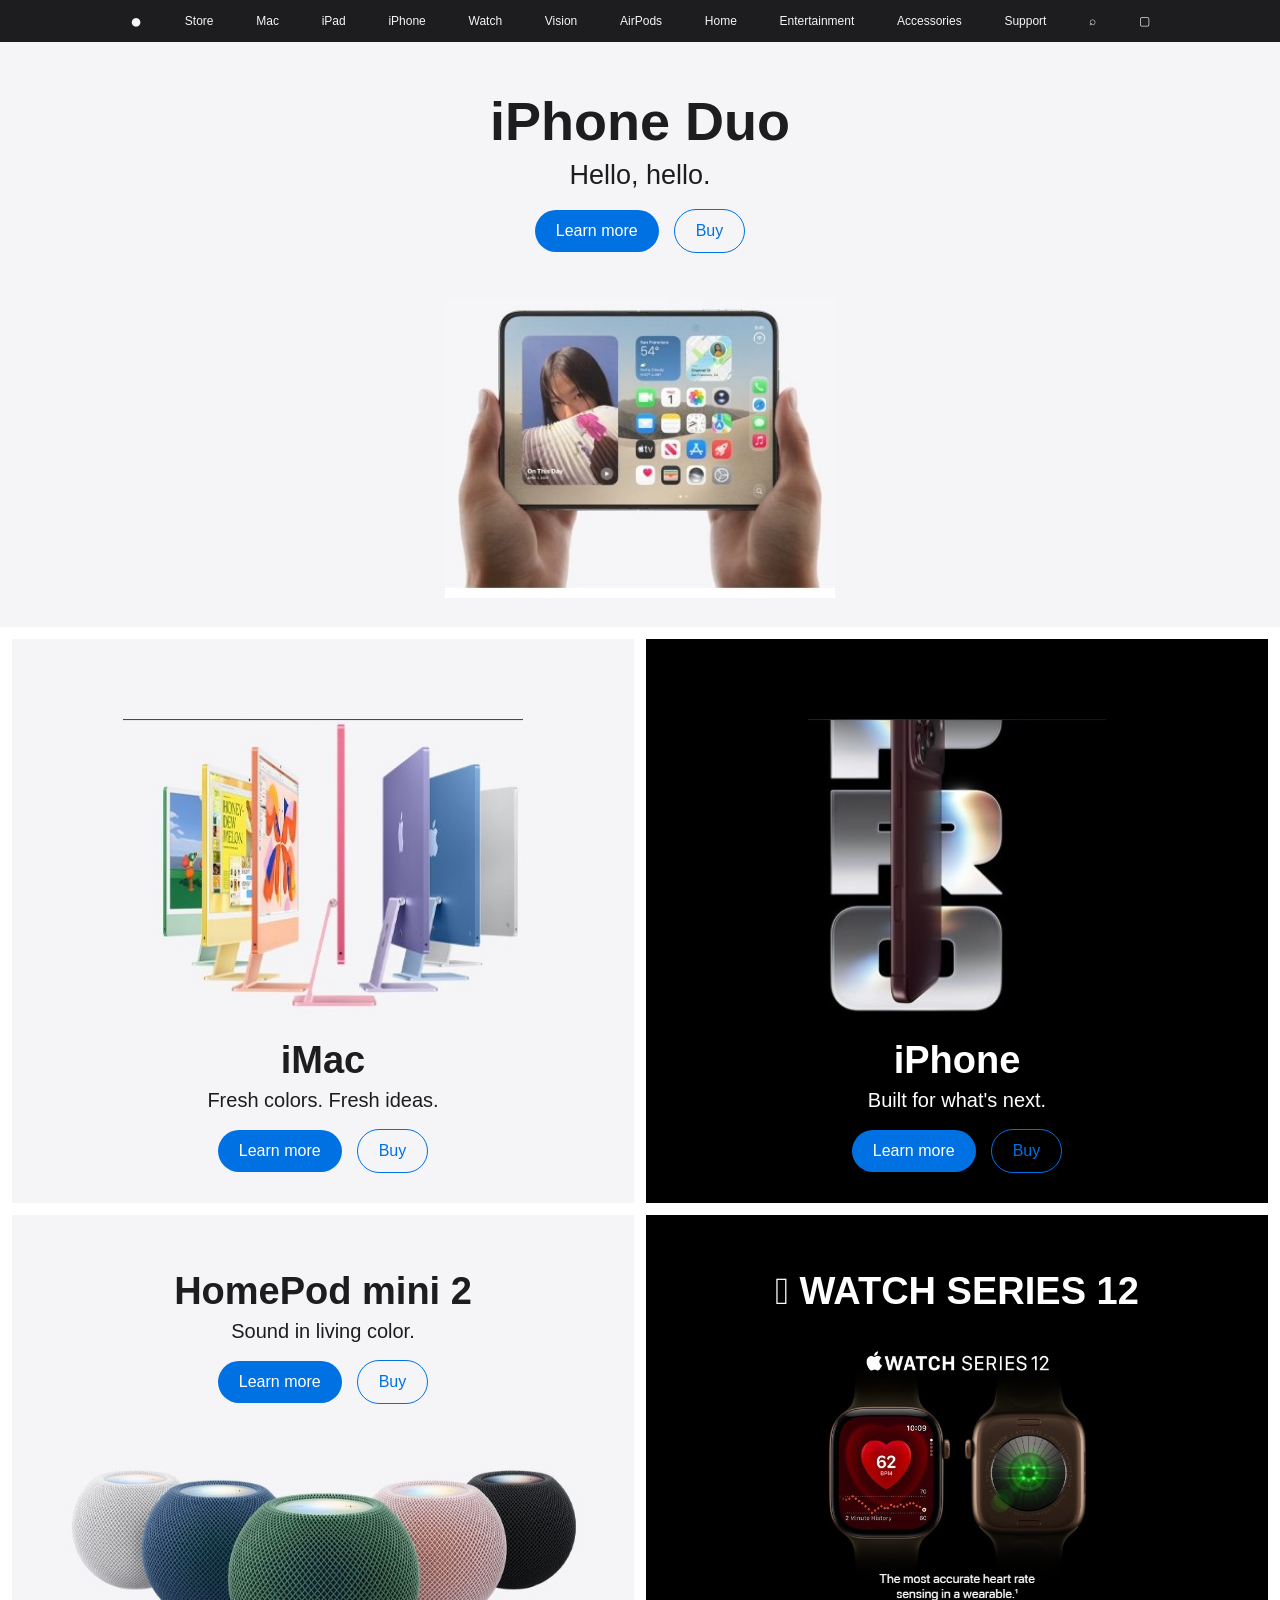
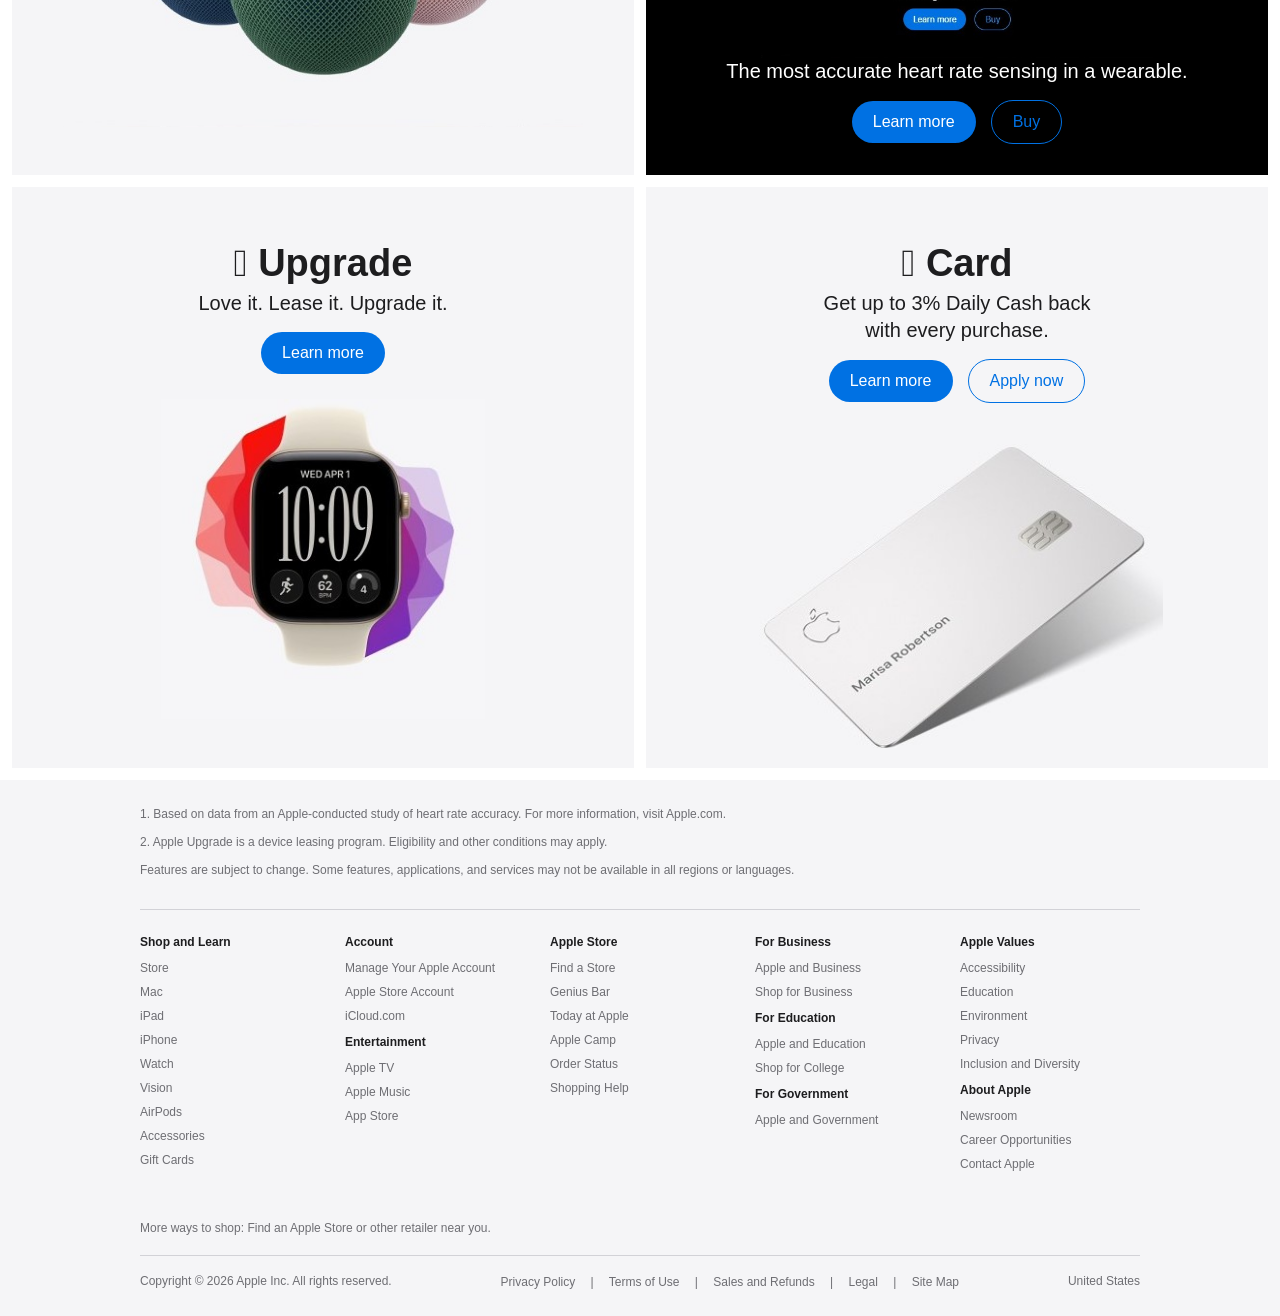
<file: apple website/index.html>
<!DOCTYPE html>
<html lang="en">
<head>
    <meta charset="UTF-8">
    <meta name="viewport" content="width=device-width, initial-scale=1.0">
    <title>Apple - Homepage Practice</title>
    <link rel="stylesheet" href="style.css">
</head>
<body>

    <!-- Top navigation bar -->
    <header class="navbar">
        <div class="nav-content">
            <a class="apple-logo" href="#">●</a>
            <a href="#">Store</a>
            <a href="#">Mac</a>
            <a href="#">iPad</a>
            <a href="#">iPhone</a>
            <a href="#">Watch</a>
            <a href="#">Vision</a>
            <a href="#">AirPods</a>
            <a href="#">Home</a>
            <a href="#">Entertainment</a>
            <a href="#">Accessories</a>
            <a href="#">Support</a>
            <a href="#">⌕</a>
            <a href="#">▢</a>
        </div>
    </header>

    <!-- Main iPhone section -->
    <section class="hero">
        <h1>iPhone Duo</h1>
        <p>Hello, hello.</p>
        <div class="buttons">
            <a href="#" class="blue-button">Learn more</a>
            <a href="#" class="white-button">Buy</a>
        </div>
        <img src="images/hero-iphone.jpg" alt="iPhone device">
    </section>

    <!-- Product sections -->
    <main class="products">

        <section class="product light">
            <img src="images/imac.jpg" alt="Colorful desktop computers">
            <h2>iMac</h2>
            <p>Fresh colors. Fresh ideas.</p>
            <div class="buttons">
                <a href="#" class="blue-button">Learn more</a>
                <a href="#" class="white-button">Buy</a>
            </div>
        </section>

        <section class="product dark">
            <img src="images/iphone-panel.jpg" alt="iPhone product">
            <h2>iPhone</h2>
            <p>Built for what's next.</p>
            <div class="buttons">
                <a href="#" class="blue-button">Learn more</a>
                <a href="#" class="white-button">Buy</a>
            </div>
        </section>

        <section class="product light">
            <h2>HomePod mini 2</h2>
            <p>Sound in living color.</p>
            <div class="buttons">
                <a href="#" class="blue-button">Learn more</a>
                <a href="#" class="white-button">Buy</a>
            </div>
            <img src="images/homepod.jpg" alt="HomePod mini speakers">
        </section>

        <section class="product dark">
            <h2> WATCH SERIES 12</h2>
            <img src="images/watch.jpg" alt="Apple Watch">
            <p>The most accurate heart rate sensing in a wearable.</p>
            <div class="buttons">
                <a href="#" class="blue-button">Learn more</a>
                <a href="#" class="white-button">Buy</a>
            </div>
        </section>

        <section class="product light">
            <h2> Upgrade</h2>
            <p>Love it. Lease it. Upgrade it.</p>
            <div class="buttons">
                <a href="#" class="blue-button">Learn more</a>
            </div>
            <img src="images/upgrade-watch.jpg" alt="Watch upgrade">
        </section>

        <section class="product light">
            <h2> Card</h2>
            <p>Get up to 3% Daily Cash back<br>with every purchase.</p>
            <div class="buttons">
                <a href="#" class="blue-button">Learn more</a>
                <a href="#" class="white-button">Apply now</a>
            </div>
            <img src="images/apple-card.jpg" alt="Apple Card">
        </section>

    </main>

    <!-- Footer -->
    <footer class="footer">
        <div class="footer-note">
            <p>1. Based on data from an Apple-conducted study of heart rate accuracy. For more information, visit Apple.com.</p>
            <p>2. Apple Upgrade is a device leasing program. Eligibility and other conditions may apply.</p>
            <p>Features are subject to change. Some features, applications, and services may not be available in all regions or languages.</p>
        </div>

        <div class="footer-links">
            <div>
                <h4>Shop and Learn</h4>
                <a href="#">Store</a><a href="#">Mac</a><a href="#">iPad</a>
                <a href="#">iPhone</a><a href="#">Watch</a><a href="#">Vision</a>
                <a href="#">AirPods</a><a href="#">Accessories</a><a href="#">Gift Cards</a>
            </div>
            <div>
                <h4>Account</h4>
                <a href="#">Manage Your Apple Account</a><a href="#">Apple Store Account</a>
                <a href="#">iCloud.com</a>
                <h4>Entertainment</h4>
                <a href="#">Apple TV</a><a href="#">Apple Music</a><a href="#">App Store</a>
            </div>
            <div>
                <h4>Apple Store</h4>
                <a href="#">Find a Store</a><a href="#">Genius Bar</a>
                <a href="#">Today at Apple</a><a href="#">Apple Camp</a>
                <a href="#">Order Status</a><a href="#">Shopping Help</a>
            </div>
            <div>
                <h4>For Business</h4>
                <a href="#">Apple and Business</a><a href="#">Shop for Business</a>
                <h4>For Education</h4>
                <a href="#">Apple and Education</a><a href="#">Shop for College</a>
                <h4>For Government</h4><a href="#">Apple and Government</a>
            </div>
            <div>
                <h4>Apple Values</h4>
                <a href="#">Accessibility</a><a href="#">Education</a>
                <a href="#">Environment</a><a href="#">Privacy</a>
                <a href="#">Inclusion and Diversity</a>
                <h4>About Apple</h4><a href="#">Newsroom</a>
                <a href="#">Career Opportunities</a><a href="#">Contact Apple</a>
            </div>
        </div>

        <p class="more-ways">More ways to shop: Find an Apple Store or other retailer near you.</p>
        <div class="copyright">
            <span>Copyright © 2026 Apple Inc. All rights reserved.</span>
            <span>Privacy Policy　 |　 Terms of Use　 |　 Sales and Refunds　 |　 Legal　 |　 Site Map</span>
            <span>United States</span>
        </div>
    </footer>

</body>
</html>
</file>
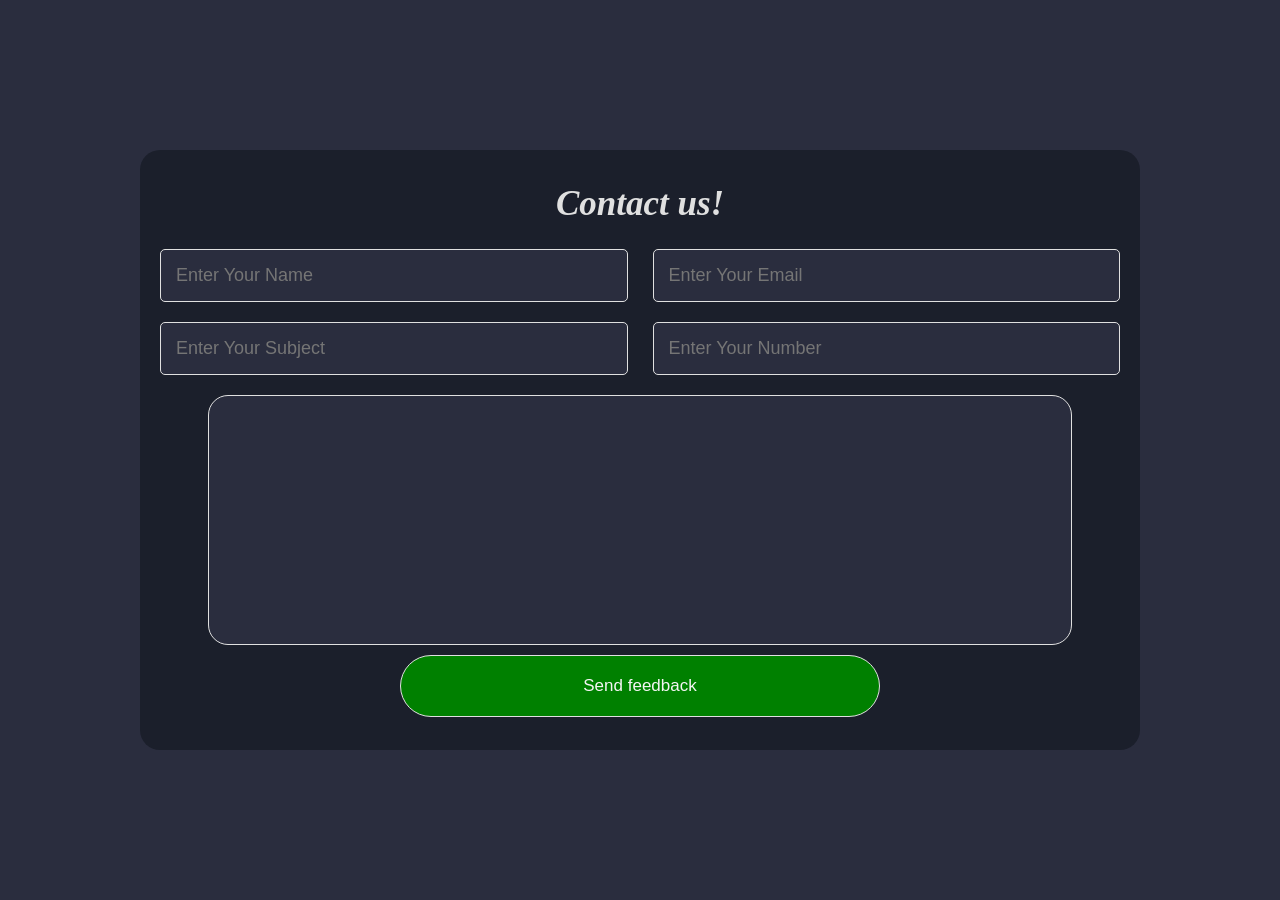
<file: contact forml/index.html>
<!DOCTYPE html>
<html lang="en">
<head>
    <meta charset="UTF-8">
    <meta name="viewport" content="width=device-width, initial-scale=1.0">
    <link rel="stylesheet" href="style.css">
    <title>Contact Form</title>
</head>
<body>
    
    <div class="container">
        <h1>Contact us!</h1>
        <div class="inputBox">
            <input type="text" placeholder="Enter Your Name">
            <input type="email" placeholder="Enter Your Email">
        </div>
        <div class="inputBox">
            <input type="text" placeholder="Enter Your Subject">
            <input type="number" placeholder="Enter Your Number">
        </div>
        <textarea name=""rows="10" cols="30" id="" placeholder="Enter Your Message"> </textarea>
        <button>Send feedback</button>
    </div>
</body>
</html>
</file>
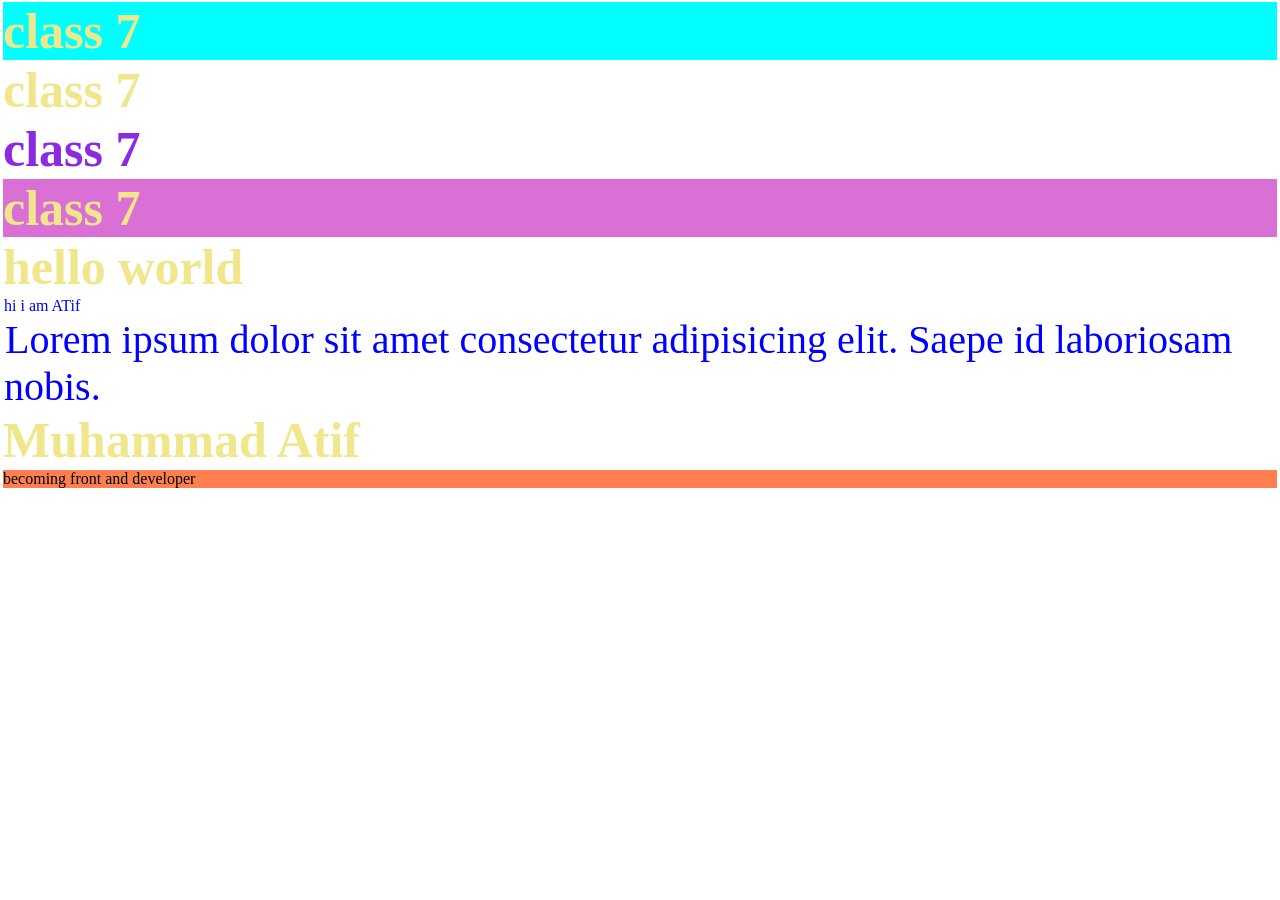
<file: css.html/index.html>
<!DOCTYPE html>
<html lang="en">
<head>
    <meta charset="UTF-8">
    <meta name="viewport" content="width=device-width, initial-scale=1.0">
    <title>Document</title>

    <link rel="stylesheet" href="style.css">
</head>
<body>
    <h1 style="background-color: cyan;"> class 7</h1>
     <h1> class 7</h1>
<h1 id="heading"> class 7</h1>
<h1 class="four"> class 7</h1>
<h2> hello world</h2>
<div>
<p>
    hi i am ATif
    
</p>
</div>

<div>
    <p>
     <span>   Lorem ipsum dolor
         sit amet consectetur adipisicing
          elit. Saepe id laboriosam nobis.
          </span>
    </p>
</div>
<h1>Muhammad Atif</h1>
<p>becoming front and developer</p>

</body>
</html>
</file>
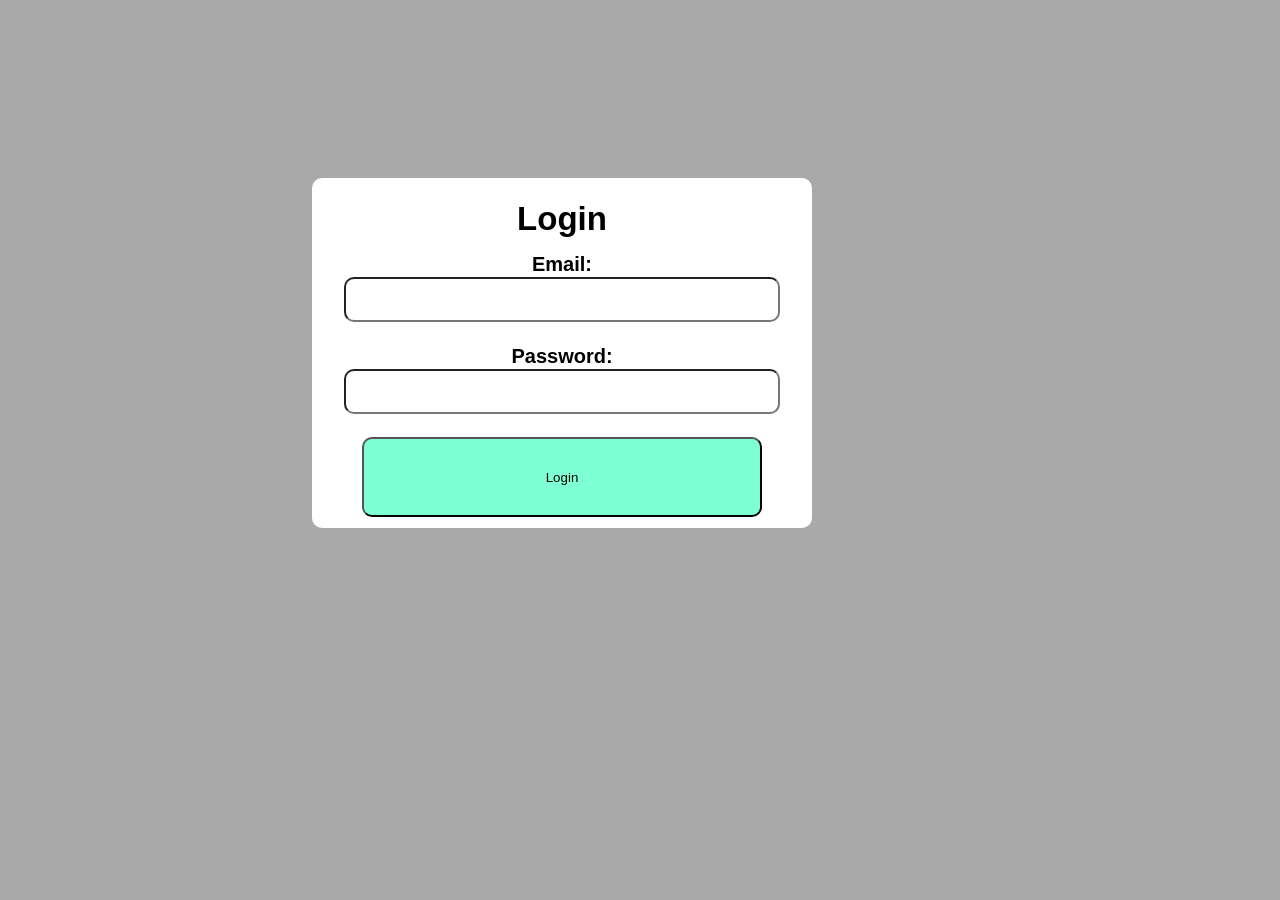
<file: login page/index.html>
<!DOCTYPE html>
<html lang="en">
<head>
    <meta charset="UTF-8">
    <meta name="viewport" content="width=device-width, initial-scale=1.0">
    <title>Login page</title>
   <link rel="stylesheet" href="style.css">
</head>
<body>
   
<div class="container">
<form action="">

 <h1>Login</h1>
 <label for="email">Email:</label>
    <input type="email" id="email" name="email" required><br><br>
    
    <label for="password">Password:</label>
    <input type="password" id="password" name="password" required><br><br>
    <button tupe="submit">Login

    </button>
    




</form>
   


</div>






</body>
</html>
</file>
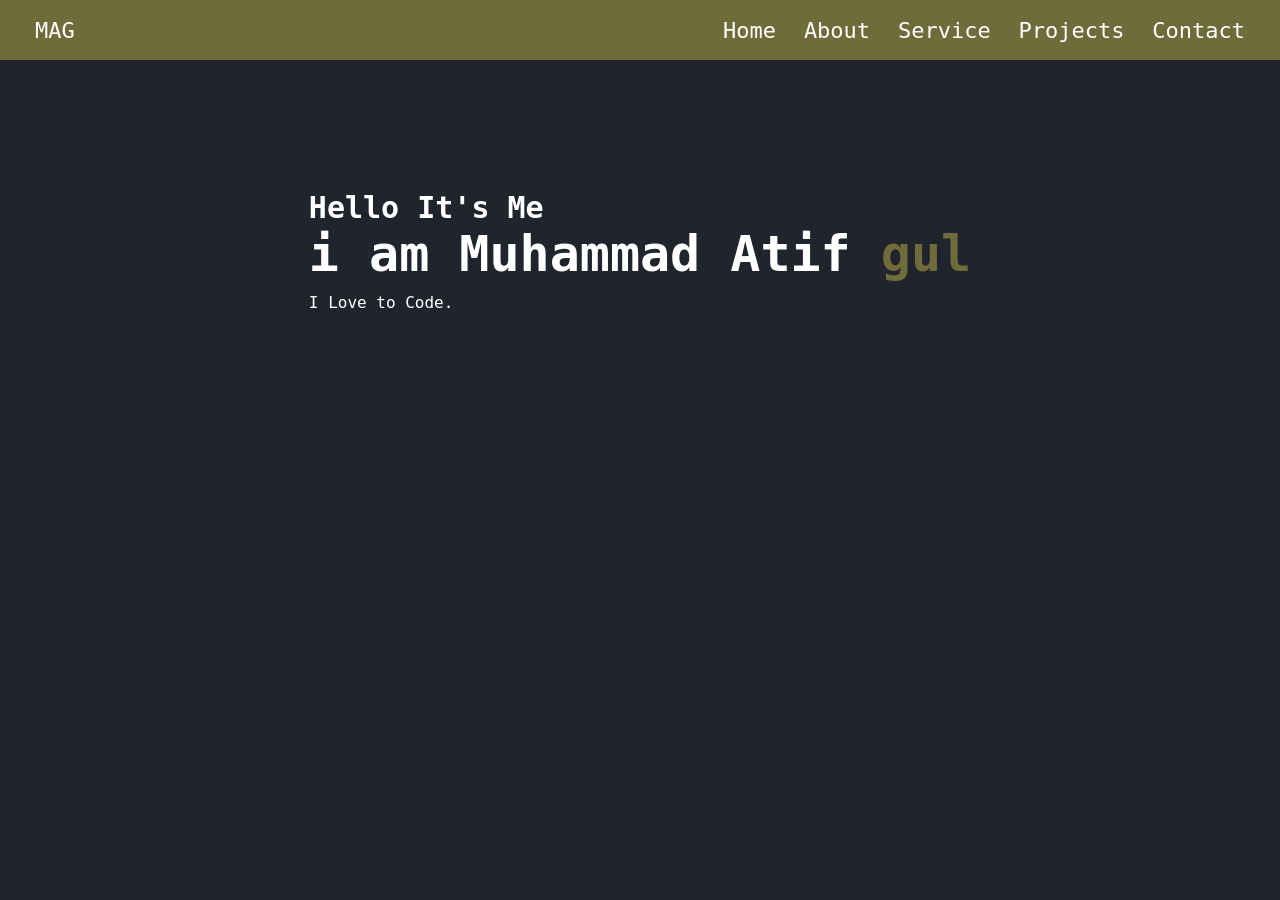
<file: nav bar.html/index.html>
<!DOCTYPE html>
<html lang="en">
  <head>
    <meta charset="UTF-8" />
    <meta name="viewport" content="width=device-width, initial-scale=1.0" />
    <link rel="stylesheet" href="style.css" />
    <link
      rel="stylesheet"
      href="https://cdnjs.cloudflare.com/ajax/libs/font-awesome/6.7.2/css/all.min.css"
    />
    <title>Navbar</title>
  </head>
  <body>
    <header>
      <a href="">MAG</a>

      <nav>
        <a href="">Home</a>
        <a href="">About</a>
        <a href="">Service</a>
        <a href="">Projects</a>
        <a href="">Contact</a>
      </nav>
    </header>

    <!-- home Section --->
    <div class="home" id="home">
      <div class="home-content">
        <h3>Hello It's Me</h3>
        <h1>i am Muhammad  Atif  <span>gul</span></h1>
        <p>I Love to Code.</p>


    </div>
  </body>
</html>
</file>
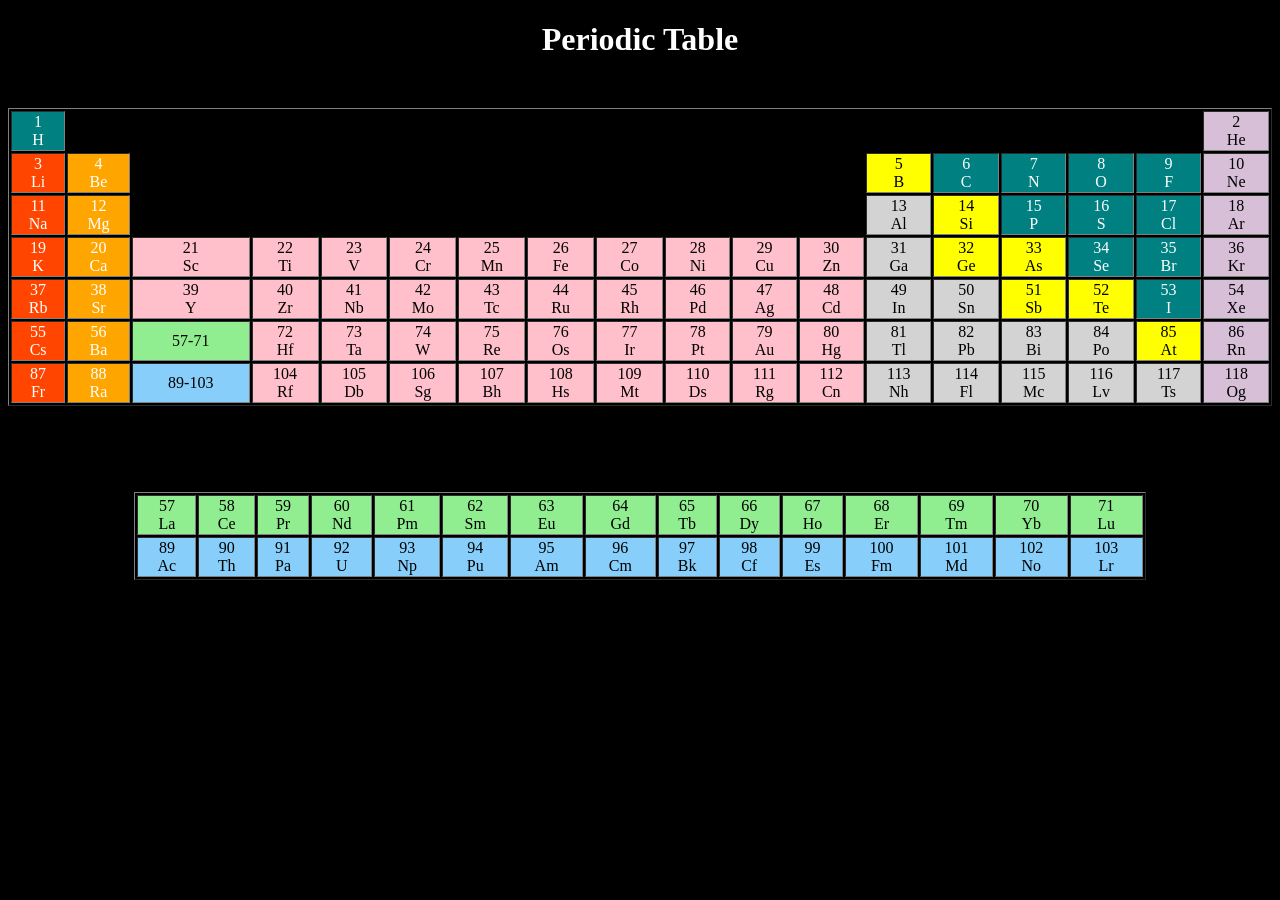
<file: periodic table.html/index.html>
<!DOCTYPE html>
<html lang="en">
<head>
  <meta charset="UTF-8">
  <title>Periodic Table</title>
</head>
<body style="background-color: black; color: white;">

  <center>
    <h1>Periodic Table</h1>

    <!-- Main Table -->
    <table border="1" style="width: 100%; text-align: center; margin-top: 50px;">
      <!-- Row 1 -->
      <tr>
        <td style="background-color: #008080;">1<br>H</td>
        <td colspan="16" style="empty-cells: hide;"></td>
        <td style="background-color: #d8bfd8; color: black;">2<br>He</td>
      </tr>

      <!-- Row 2 -->
      <tr>
        <td style="background-color: #ff4500;">3<br>Li</td>
        <td style="background-color: #ffa500;">4<br>Be</td>
        <td colspan="10" style="empty-cells: hide;"></td>
        <td style="background-color: #ffff00; color: black;">5<br>B</td>
        <td style="background-color: #008080;">6<br>C</td>
        <td style="background-color: #008080;">7<br>N</td>
        <td style="background-color: #008080;">8<br>O</td>
        <td style="background-color: #008080;">9<br>F</td>
        <td style="background-color: #d8bfd8; color: black;">10<br>Ne</td>
      </tr>

      <!-- Row 3 -->
      <tr>
        <td style="background-color: #ff4500;">11<br>Na</td>
        <td style="background-color: #ffa500;">12<br>Mg</td>
        <td colspan="10" style="empty-cells: hide;"></td>
        <td style="background-color: #d3d3d3; color: black;">13<br>Al</td>
        <td style="background-color: #ffff00; color: black;">14<br>Si</td>
        <td style="background-color: #008080;">15<br>P</td>
        <td style="background-color: #008080;">16<br>S</td>
        <td style="background-color: #008080;">17<br>Cl</td>
        <td style="background-color: #d8bfd8; color: black;">18<br>Ar</td>
      </tr>

      <!-- Row 4 -->
      <tr>
        <td style="background-color: #ff4500;">19<br>K</td>
        <td style="background-color: #ffa500;">20<br>Ca</td>
        <td style="background-color: #ffc0cb; color: black;">21<br>Sc</td>
        <td style="background-color: #ffc0cb; color: black;">22<br>Ti</td>
        <td style="background-color: #ffc0cb; color: black;">23<br>V</td>
        <td style="background-color: #ffc0cb; color: black;">24<br>Cr</td>
        <td style="background-color: #ffc0cb; color: black;">25<br>Mn</td>
        <td style="background-color: #ffc0cb; color: black;">26<br>Fe</td>
        <td style="background-color: #ffc0cb; color: black;">27<br>Co</td>
        <td style="background-color: #ffc0cb; color: black;">28<br>Ni</td>
        <td style="background-color: #ffc0cb; color: black;">29<br>Cu</td>
        <td style="background-color: #ffc0cb; color: black;">30<br>Zn</td>
        <td style="background-color: #d3d3d3; color: black;">31<br>Ga</td>
        <td style="background-color: #ffff00; color: black;">32<br>Ge</td>
        <td style="background-color: #ffff00; color: black;">33<br>As</td>
        <td style="background-color: #008080;">34<br>Se</td>
        <td style="background-color: #008080;">35<br>Br</td>
        <td style="background-color: #d8bfd8; color: black;">36<br>Kr</td>
      </tr>

      <!-- Row 5 -->
      <tr>
        <td style="background-color: #ff4500;">37<br>Rb</td>
        <td style="background-color: #ffa500;">38<br>Sr</td>
        <td style="background-color: #ffc0cb; color: black;">39<br>Y</td>
        <td style="background-color: #ffc0cb; color: black;">40<br>Zr</td>
        <td style="background-color: #ffc0cb; color: black;">41<br>Nb</td>
        <td style="background-color: #ffc0cb; color: black;">42<br>Mo</td>
        <td style="background-color: #ffc0cb; color: black;">43<br>Tc</td>
        <td style="background-color: #ffc0cb; color: black;">44<br>Ru</td>
        <td style="background-color: #ffc0cb; color: black;">45<br>Rh</td>
        <td style="background-color: #ffc0cb; color: black;">46<br>Pd</td>
        <td style="background-color: #ffc0cb; color: black;">47<br>Ag</td>
        <td style="background-color: #ffc0cb; color: black;">48<br>Cd</td>
        <td style="background-color: #d3d3d3; color: black;">49<br>In</td>
        <td style="background-color: #d3d3d3; color: black;">50<br>Sn</td>
        <td style="background-color: #ffff00; color: black;">51<br>Sb</td>
        <td style="background-color: #ffff00; color: black;">52<br>Te</td>
        <td style="background-color: #008080;">53<br>I</td>
        <td style="background-color: #d8bfd8; color: black;">54<br>Xe</td>
      </tr>
      <!-- Row 6 -->
      <tr>
        <td style="background-color: #ff4500;">55<br>Cs</td>
        <td style="background-color: #ffa500;">56<br>Ba</td>
        <td style="background-color: #90ee90; color: black;">57-71</td>
        <td style="background-color: #ffc0cb; color: black;">72<br>Hf</td>
        <td style="background-color: #ffc0cb; color: black;">73<br>Ta</td>
        <td style="background-color: #ffc0cb; color: black;">74<br>W</td>
        <td style="background-color: #ffc0cb; color: black;">75<br>Re</td>
        <td style="background-color: #ffc0cb; color: black;">76<br>Os</td>
        <td style="background-color: #ffc0cb; color: black;">77<br>Ir</td>
        <td style="background-color: #ffc0cb; color: black;">78<br>Pt</td>
        <td style="background-color: #ffc0cb; color: black;">79<br>Au</td>
        <td style="background-color: #ffc0cb; color: black;">80<br>Hg</td>
        <td style="background-color: #d3d3d3; color: black;">81<br>Tl</td>
        <td style="background-color: #d3d3d3; color: black;">82<br>Pb</td>
        <td style="background-color: #d3d3d3; color: black;">83<br>Bi</td>
        <td style="background-color: #d3d3d3; color: black;">84<br>Po</td>
        <td style="background-color: #ffff00; color: black;">85<br>At</td>
        <td style="background-color: #d8bfd8; color: black;">86<br>Rn</td>
      </tr>

      <!-- Row 7 -->
      <tr>
        <td style="background-color: #ff4500;">87<br>Fr</td>
        <td style="background-color: #ffa500;">88<br>Ra</td>
        <td style="background-color: #87cefa; color: black;">89-103</td>
        <td style="background-color: #ffc0cb; color: black;">104<br>Rf</td>
        <td style="background-color: #ffc0cb; color: black;">105<br>Db</td>
        <td style="background-color: #ffc0cb; color: black;">106<br>Sg</td>
        <td style="background-color: #ffc0cb; color: black;">107<br>Bh</td>
        <td style="background-color: #ffc0cb; color: black;">108<br>Hs</td>
        <td style="background-color: #ffc0cb; color: black;">109<br>Mt</td>
        <td style="background-color: #ffc0cb; color: black;">110<br>Ds</td>
        <td style="background-color: #ffc0cb; color: black;">111<br>Rg</td>
        <td style="background-color: #ffc0cb; color: black;">112<br>Cn</td>
        <td style="background-color: #d3d3d3; color: black;">113<br>Nh</td>
        <td style="background-color: #d3d3d3; color: black;">114<br>Fl</td>
        <td style="background-color: #d3d3d3; color: black;">115<br>Mc</td>
        <td style="background-color: #d3d3d3; color: black;">116<br>Lv</td>
        <td style="background-color: #d3d3d3; color: black;">117<br>Ts</td>
        <td style="background-color: #d8bfd8; color: black;">118<br>Og</td>
      </tr>
    </table>

    <br><br>

    <!-- Bottom F-Block Table -->
    <table border="1" style="width: 80%; text-align: center; margin-top: 50px;">
      <tr>
        <td style="background-color: #90ee90; color: black;">57<br>La</td>
        <td style="background-color: #90ee90; color: black;">58<br>Ce</td>
        <td style="background-color: #90ee90; color: black;">59<br>Pr</td>
        <td style="background-color: #90ee90; color: black;">60<br>Nd</td>
        <td style="background-color: #90ee90; color: black;">61<br>Pm</td>
        <td style="background-color: #90ee90; color: black;">62<br>Sm</td>
        <td style="background-color: #90ee90; color: black;">63<br>Eu</td>
        <td style="background-color: #90ee90; color: black;">64<br>Gd</td>
        <td style="background-color: #90ee90; color: black;">65<br>Tb</td>
        <td style="background-color: #90ee90; color: black;">66<br>Dy</td>
        <td style="background-color: #90ee90; color: black;">67<br>Ho</td>
        <td style="background-color: #90ee90; color: black;">68<br>Er</td>
        <td style="background-color: #90ee90; color: black;">69<br>Tm</td>
        <td style="background-color: #90ee90; color: black;">70<br>Yb</td>
        <td style="background-color: #90ee90; color: black;">71<br>Lu</td>
      </tr>
      <tr>
        <td style="background-color: #87cefa; color: black;">89<br>Ac</td>
        <td style="background-color: #87cefa; color: black;">90<br>Th</td>
        <td style="background-color: #87cefa; color: black;">91<br>Pa</td>
        <td style="background-color: #87cefa; color: black;">92<br>U</td>
        <td style="background-color: #87cefa; color: black;">93<br>Np</td>
        <td style="background-color: #87cefa; color: black;">94<br>Pu</td>
        <td style="background-color: #87cefa; color: black;">95<br>Am</td>
        <td style="background-color: #87cefa; color: black;">96<br>Cm</td>
        <td style="background-color: #87cefa; color: black;">97<br>Bk</td>
        <td style="background-color: #87cefa; color: black;">98<br>Cf</td>
        <td style="background-color: #87cefa; color: black;">99<br>Es</td>
        <td style="background-color: #87cefa; color: black;">100<br>Fm</td>
        <td style="background-color: #87cefa; color: black;">101<br>Md</td>
        <td style="background-color: #87cefa; color: black;">102<br>No</td>
        <td style="background-color: #87cefa; color: black;">103<br>Lr</td>
      </tr>
    </table>
  </center>

</body>
</html>
</file>
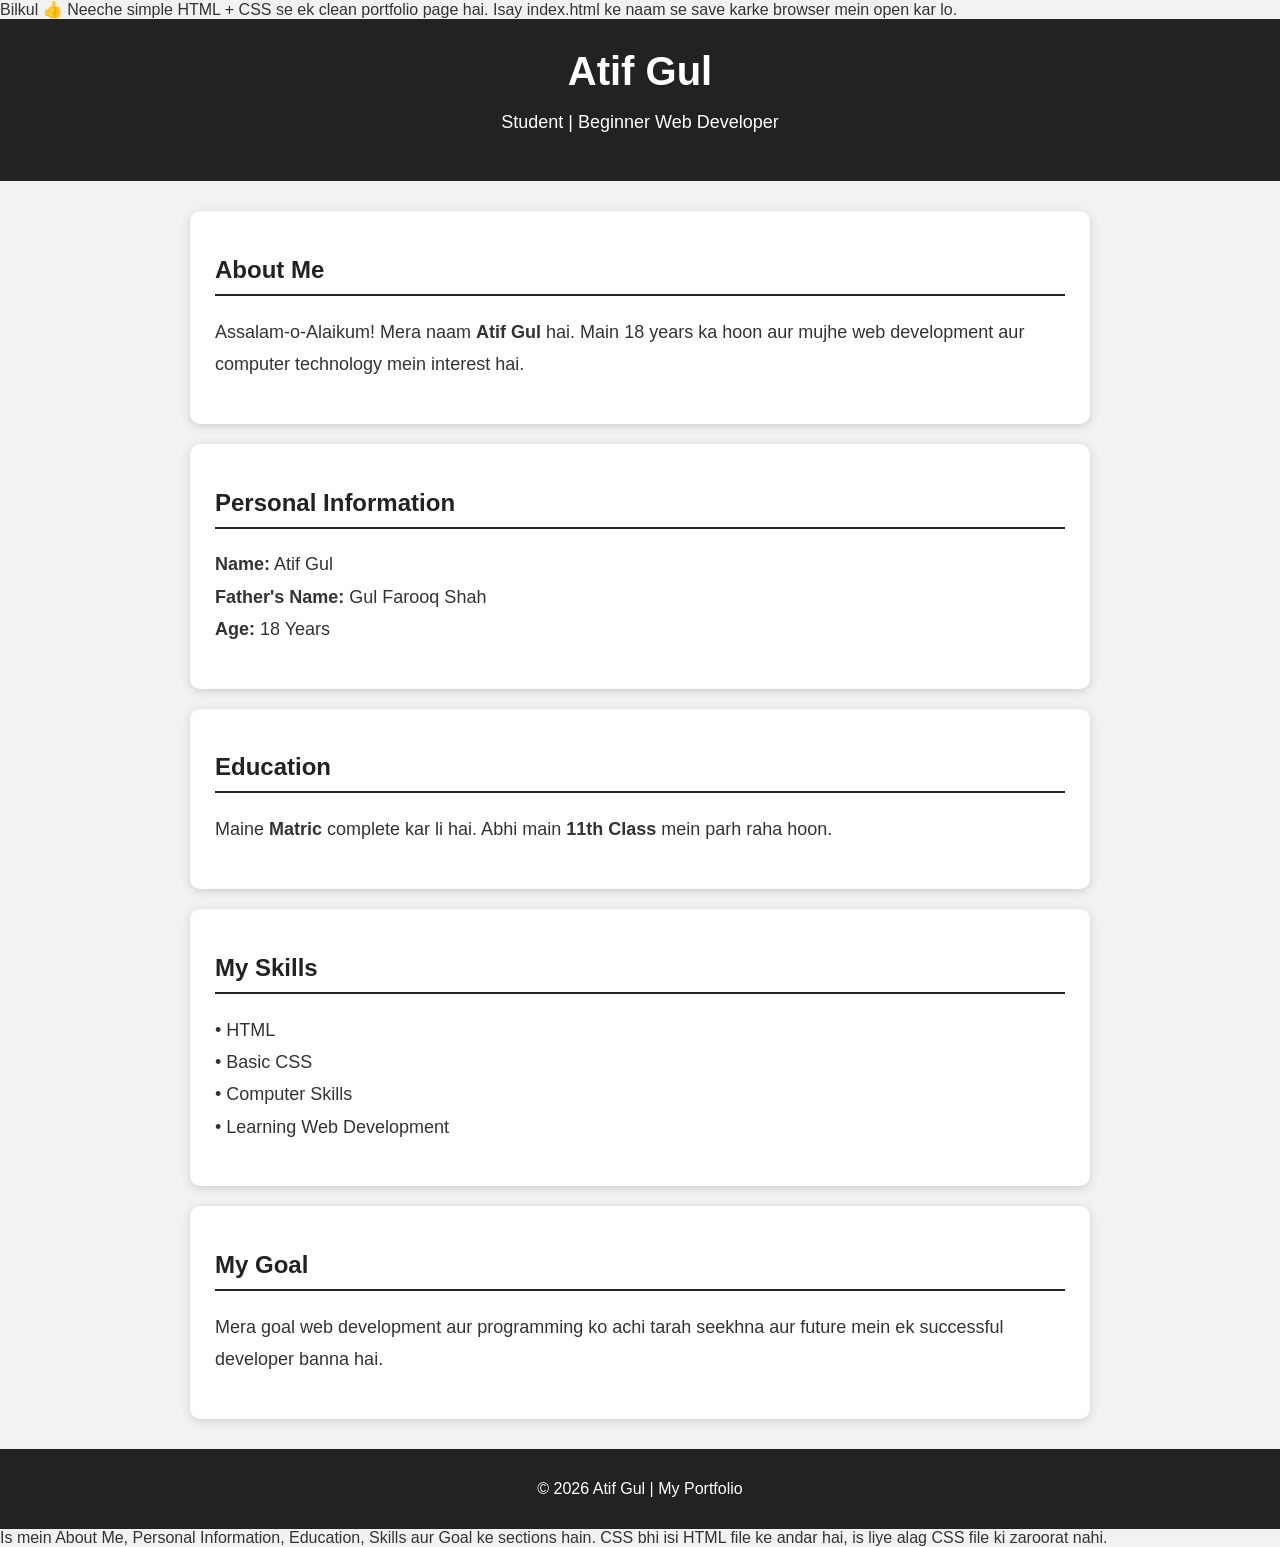
<file: port folio for practice/index.html>
Bilkul 👍 Neeche simple HTML + CSS se ek clean portfolio page hai. Isay index.html ke naam se save karke browser mein open kar lo.

<!DOCTYPE html>
<html lang="en">
<head>
    <meta charset="UTF-8">
    <meta name="viewport" content="width=device-width, initial-scale=1.0">
    <title>Atif Gul - Portfolio</title>

    <style>
        body {
            margin: 0;
            font-family: Arial, sans-serif;
            background-color: #f2f2f2;
            color: #333;
        }

        header {
            background-color: #222;
            color: white;
            text-align: center;
            padding: 30px;
        }

        header h1 {
            margin: 0;
            font-size: 40px;
        }

        header p {
            font-size: 18px;
        }

        .container {
            width: 80%;
            max-width: 900px;
            margin: 30px auto;
        }

        .card {
            background-color: white;
            padding: 25px;
            margin-bottom: 20px;
            border-radius: 10px;
            box-shadow: 0 2px 8px #ccc;
        }

        .card h2 {
            color: #222;
            border-bottom: 2px solid #222;
            padding-bottom: 10px;
        }

        .info {
            font-size: 18px;
            line-height: 1.8;
        }

        footer {
            background-color: #222;
            color: white;
            text-align: center;
            padding: 15px;
            margin-top: 30px;
        }
    </style>
</head>

<body>

    <header>
        <h1>Atif Gul</h1>
        <p>Student | Beginner Web Developer</p>
    </header>

    <div class="container">

        <div class="card">
            <h2>About Me</h2>
            <p class="info">
                Assalam-o-Alaikum! Mera naam <b>Atif Gul</b> hai.
                Main 18 years ka hoon aur mujhe web development
                aur computer technology mein interest hai.
            </p>
        </div>

        <div class="card">
            <h2>Personal Information</h2>

            <p class="info">
                <b>Name:</b> Atif Gul <br>
                <b>Father's Name:</b> Gul Farooq Shah <br>
                <b>Age:</b> 18 Years
            </p>
        </div>

        <div class="card">
            <h2>Education</h2>

            <p class="info">
                Maine <b>Matric</b> complete kar li hai.
                Abhi main <b>11th Class</b> mein parh raha hoon.
            </p>
        </div>

        <div class="card">
            <h2>My Skills</h2>

            <p class="info">
                • HTML <br>
                • Basic CSS <br>
                • Computer Skills <br>
                • Learning Web Development
            </p>
        </div>

        <div class="card">
            <h2>My Goal</h2>

            <p class="info">
                Mera goal web development aur programming ko
                achi tarah seekhna aur future mein ek successful
                developer banna hai.
            </p>
        </div>

    </div>

    <footer>
        <p>© 2026 Atif Gul | My Portfolio</p>
    </footer>

</body>
</html>


Is mein About Me, Personal Information, Education, Skills aur Goal ke sections hain. CSS bhi isi HTML file ke andar hai, is liye alag CSS file ki zaroorat nahi.
</file>
<file: apple website/style.css>
* {
    margin: 0;
    padding: 0;
    box-sizing: border-box;
}

body {
    font-family: Arial, Helvetica, sans-serif;
    color: #1d1d1f;
    background-color: white;
}

/* Navigation */
.navbar {
    background-color: #1d1d1f;
    position: sticky;
    top: 0;
    z-index: 10;
    width: 100%;
}

.nav-content {
    max-width: 1050px;
    min-height: 42px;
    margin: auto;
    display: flex;
    align-items: center;
    justify-content: space-between;
    gap: 18px;
    padding: 0 15px;
}

.nav-content a {
    color: #f5f5f7;
    text-decoration: none;
    font-size: 12px;
    white-space: nowrap;
}

.apple-logo {
    font-size: 20px !important;
}

/* First big section */
.hero {
    background-color: #f5f5f7;
    text-align: center;
    min-height: 585px;
    padding-top: 48px;
    overflow: hidden;
}

.hero h1 {
    font-size: 54px;
    margin-bottom: 8px;
}

.hero p {
    font-size: 27px;
    margin-bottom: 18px;
}

.buttons {
    display: flex;
    justify-content: center;
    align-items: center;
    gap: 15px;
    margin: 15px 0 25px;
}

.buttons a {
    text-decoration: none;
    padding: 12px 21px;
    border-radius: 25px;
    font-size: 16px;
}

.blue-button {
    background-color: #0071e3;
    color: white;
}

.white-button {
    border: 1px solid #0071e3;
    color: #0071e3;
}

.hero img {
    width: 390px;
    max-width: 90%;
    height: 300px;
    object-fit: cover;
    object-position: center top;
    margin-top: 20px;
}

/* Two-column product layout */
.products {
    display: grid;
    grid-template-columns: 1fr 1fr;
    gap: 12px;
    padding: 12px;
}

.product {
    min-height: 560px;
    text-align: center;
    padding: 55px 20px 20px;
    overflow: hidden;
}

.product h2 {
    font-size: 38px;
    margin-bottom: 5px;
}

.product p {
    font-size: 20px;
    line-height: 1.35;
}

.light {
    background-color: #f5f5f7;
    color: #1d1d1f;
}

.dark {
    background-color: #000;
    color: white;
}

.product img {
    display: block;
    width: 90%;
    max-width: 520px;
    height: 320px;
    object-fit: contain;
    margin: 25px auto 0;
}

.product .buttons {
    margin-top: 15px;
    margin-bottom: 10px;
}

/* Footer */
.footer {
    background-color: #f5f5f7;
    color: #6e6e73;
    padding: 25px max(calc((100% - 1000px) / 2), 25px);
    font-size: 12px;
}

.footer-note {
    border-bottom: 1px solid #d2d2d7;
    padding-bottom: 20px;
    line-height: 1.5;
}

.footer-note p {
    margin-bottom: 10px;
}

.footer-links {
    display: grid;
    grid-template-columns: repeat(5, 1fr);
    gap: 25px;
    padding: 25px 0;
}

.footer-links h4 {
    color: #1d1d1f;
    margin-bottom: 12px;
    margin-top: 12px;
}

.footer-links h4:first-child {
    margin-top: 0;
}

.footer-links a {
    display: block;
    color: #6e6e73;
    text-decoration: none;
    margin-bottom: 10px;
}

.footer-links a:hover,
.nav-content a:hover {
    text-decoration: underline;
}

.more-ways {
    border-bottom: 1px solid #d2d2d7;
    padding: 15px 0 20px;
}

.copyright {
    display: flex;
    justify-content: space-between;
    gap: 15px;
    padding-top: 18px;
}

/* Mobile screen */
@media (max-width: 800px) {
    .nav-content {
        overflow-x: auto;
        justify-content: flex-start;
    }

    .products {
        grid-template-columns: 1fr;
    }

    .hero h1 {
        font-size: 40px;
    }

    .hero p {
        font-size: 22px;
    }

    .footer-links {
        grid-template-columns: repeat(2, 1fr);
    }

    .copyright {
        flex-direction: column;
    }
}

@media (max-width: 450px) {
    .product {
        min-height: 470px;
    }

    .product h2 {
        font-size: 30px;
    }

    .product p {
        font-size: 17px;
    }

    .product img {
        height: 250px;
    }
}
</file>
<file: contact forml/style.css>
*{
    margin: 0;
    padding: 0;
    box-sizing: border-box;
}

:root{
    --primary-color : #2a2d3e;
    --secondary-color : #1b1f2b;
    --text-color : #e0e0e0;
}

body {
    background-color: var(--primary-color);
    height: 100vh;
    display: flex;
    justify-content: center;
    align-items: center;
}

.container {
    width: 1000px;
    height: 600px;
    background-color: var(--secondary-color);
    padding: 20px;
    display: flex;
    flex-direction: column;
    justify-content: center;
    align-items: center;
    border-radius: 20px;
}

h1 {
 color: var(--text-color);
 font-size: 35px;
 margin-bottom: 25px;
 font-style: oblique;
}

.inputBox {
    width: 100%;
    display: flex;
    justify-content: center;
    gap: 25px;
    margin-bottom: 20px;
}

input {
    width: 100%;
    background: var(--primary-color);
    padding: 15px;
    outline: none;
    border: 1px solid var(--text-color);
    border-radius: 5px;
    color: var(--text-color);
    font-size: 18px;
}

textarea {
    width: 90%;
    background: #2a2d3e;
    padding: 19px;
    outline: none;
    border: 1px solid var(--text-color);
    border-radius: 20px;
    color: var(--text-color);
    font-size: 18px;
    resize: none;
}

button {
    width: 50%;
    padding: 20px;
    margin-top: 10px;
    background-color:green;
    border: 1px solid var(--text-color);
    border-radius: 50px;
    color:whitesmoke;
    font-size: 17px;
    cursor: pointer;
}

button:hover {
    background-color: cadetblue;
}
</file>
<file: css.html/style.css>
/*universal selector*/

*{
margin: 1px;
}

body{
/*background-color:black;*/
/*type selector*/
h1,h2{
color: khaki;
font-size: 50px;
}
}
/*class selector*/
.four{
    background-color:orchid;
}
/*Id selector*/
#heading{
    color: blueviolet;
}
/*child selector*/
div>p{
    color: blue;
}
/*descendant selector*/
div span {
    font-size: 40px;
}
/*adjacent selector*/
div+span{
   background-color: brown; 
}
/*general sibling selector*/
h1~p{
    background-color: coral;
}
</file>
<file: login page/style.css>
body{
    background-color: darkgray;
    justify-content: center;
    align-items: center;
    display: flex;
    position: absolute;
    top: 170px;
    right: 460px;
   

}

.container {
    width: 500px;
    height: 350px;
    background-color:white;
    text-align: center;
    border-radius: 10px;
    font-family: Arial ;


}



h1{
    margin-bottom: 15px;
    text-align: center;
    font-size: 33px;
    font-weight: bolder;


}


label{
    font-size: 20px;
    margin-bottom: 1px;
    font-weight: bold;
    display: block;
  
    



}


input{
width: 400px;
margin-bottom: 5px;
padding: 16px;
font-size: 8px;
border-radius: 10px;

}
button{
   width: 400px;
   background-color: aquamarine;
   border-radius: 10px;
   height:80px;

}
</file>
<file: nav bar.html/style.css>
* {
  margin: 0;
  padding: 0;
  box-sizing: border-box;
  text-decoration: none;
  font-family: monospace;
}

:root {
  --body-color: #1f242d;
  --bg-color:rgb(112, 107, 58);
  --text-color: #ffffff;
}

body {
  background-color: var(--body-color);
  color: var(--text-color);
}
header {
  width: 100%;
  height: 60px;
  background-color: var(--bg-color);
  display: flex;
  justify-content: space-between;
  align-items: center;
  padding: 10px 25px;
}
a {
  color: var(--text-color);
  font-size: 22px;
  padding: 10px;
}
.home {
  display: flex;
  justify-content: space-around;
  align-items: center;
  margin-top: 130px;
}
.home-content h3 {
  font-size: 30px;
}
.home-content h1 {
  font-size: 50px;
}
span {
  color: var(--bg-color);
}
.home-content p {
  margin-top: 10px;
  margin-bottom: 10px;
  font-size: 16px;
}
</file>
